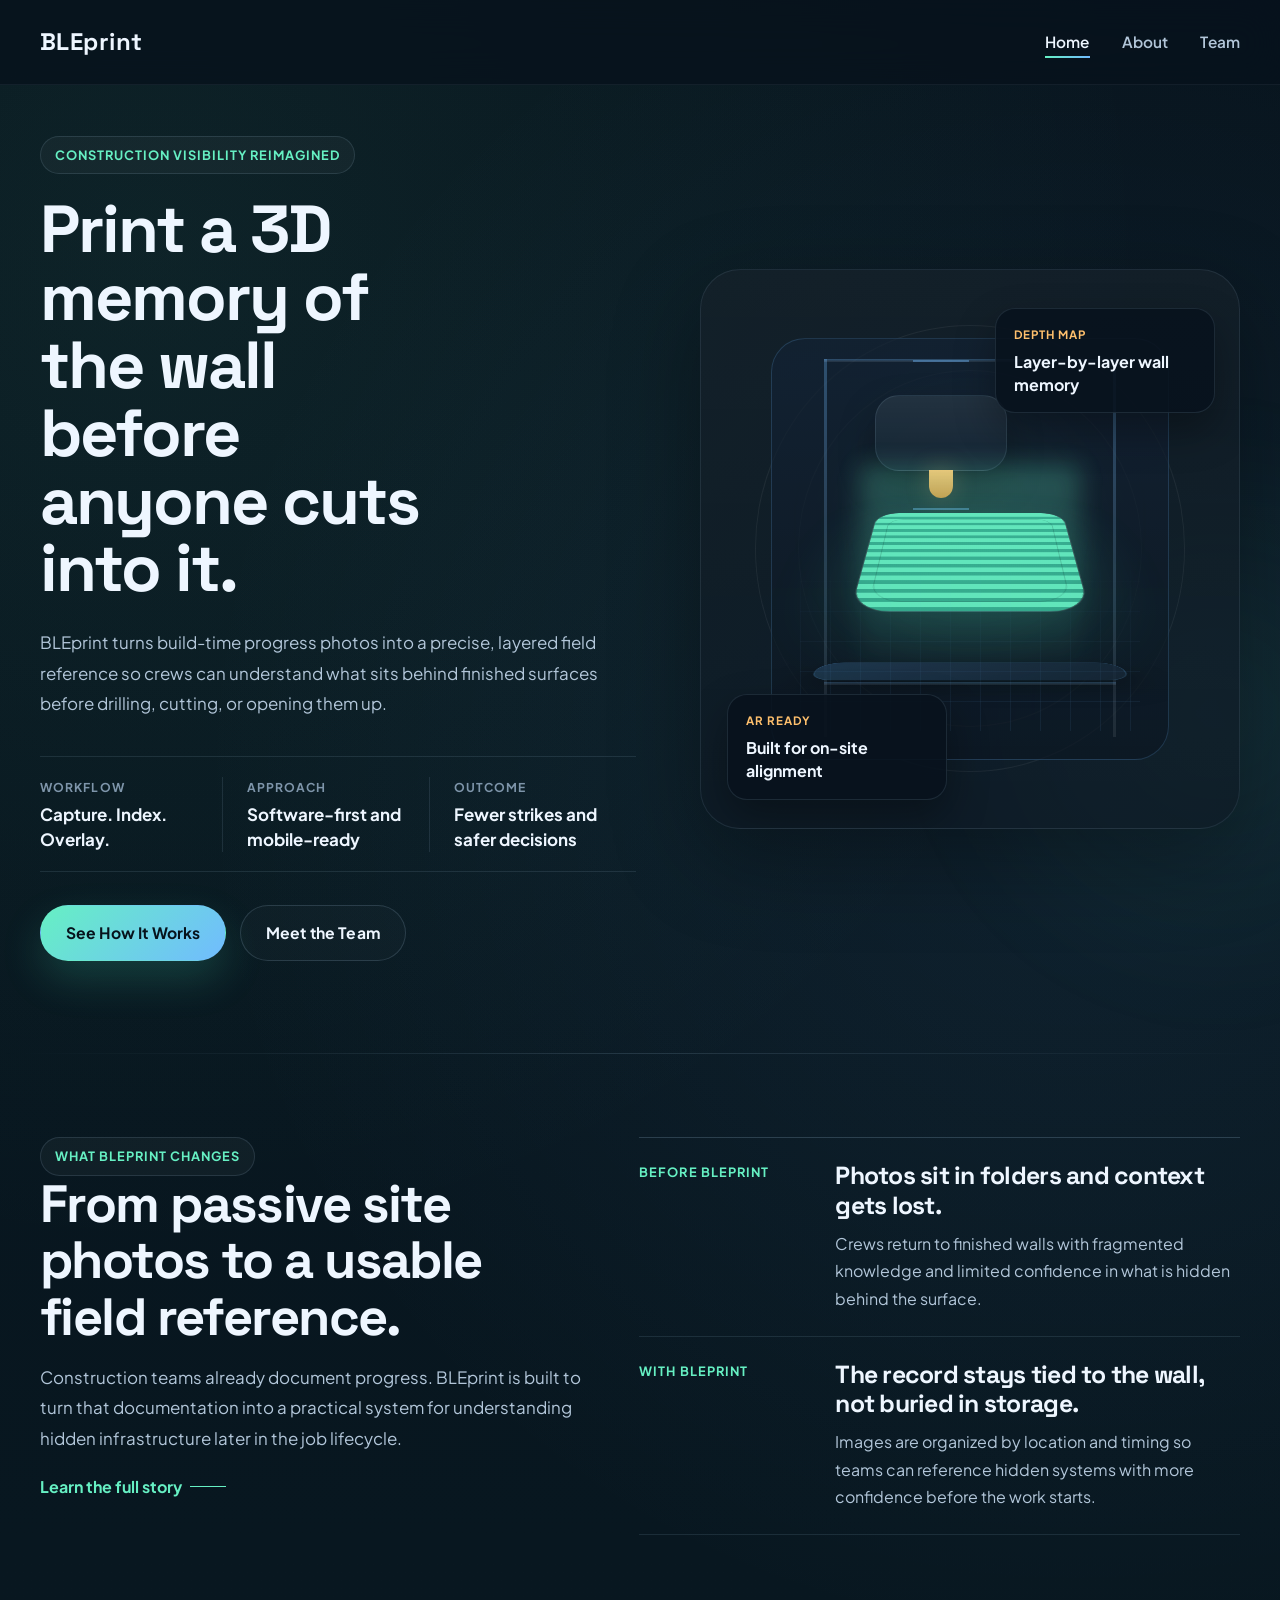
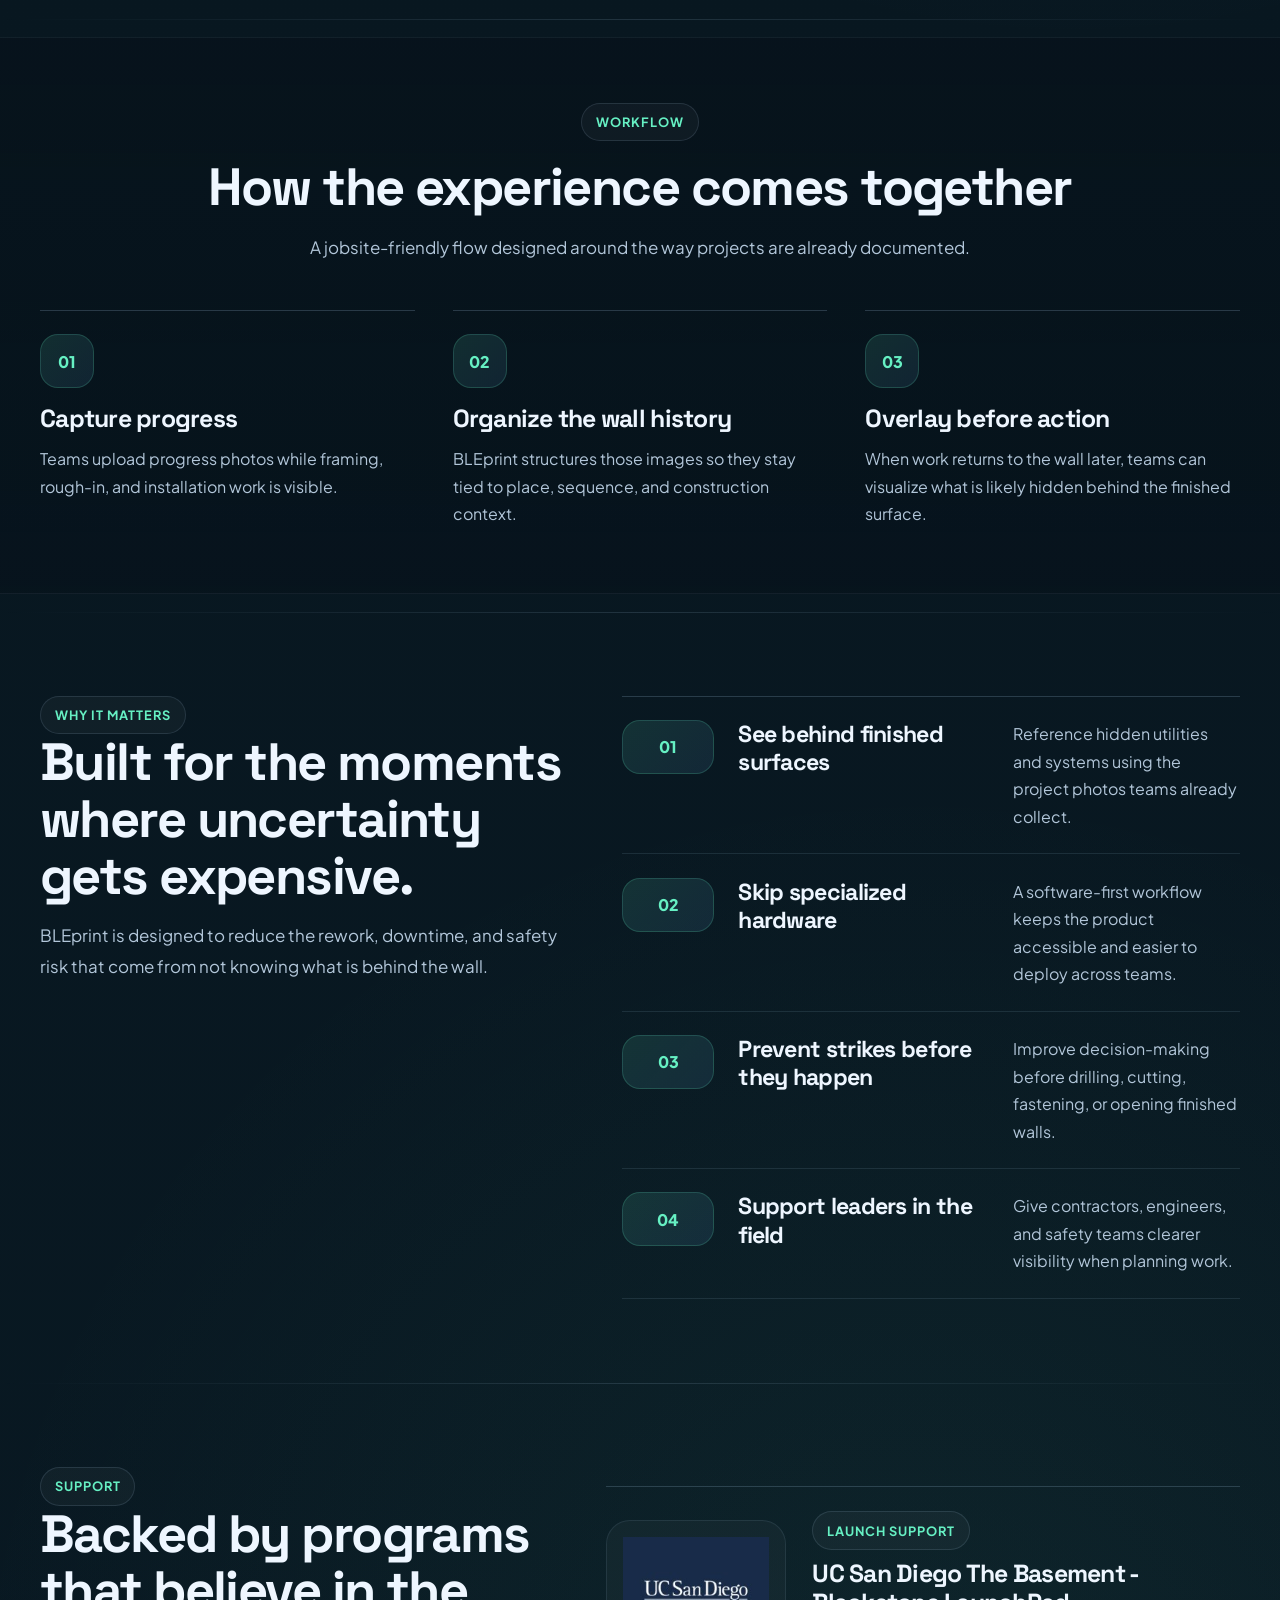
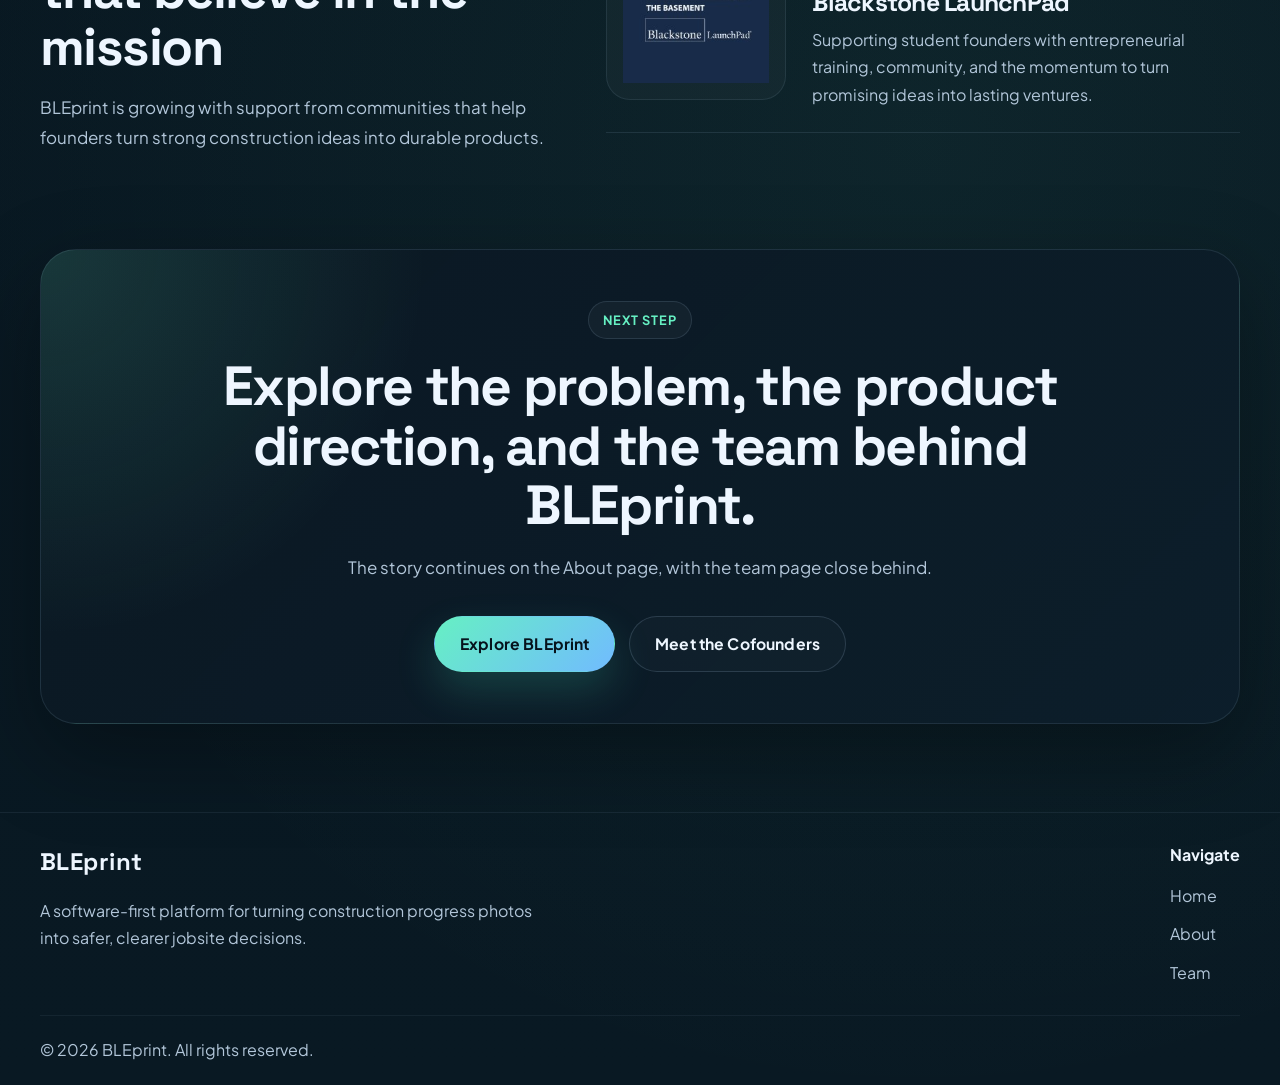
<file: index.html>
<!DOCTYPE html>
<html lang="en">
<head>
    <meta charset="UTF-8">
    <meta name="viewport" content="width=device-width, initial-scale=1.0">
    <title>BLEprint | 3D Jobsite Memory for Hidden Infrastructure</title>
    <link rel="preconnect" href="https://fonts.googleapis.com">
    <link rel="preconnect" href="https://fonts.gstatic.com" crossorigin>
    <link href="https://fonts.googleapis.com/css2?family=Plus+Jakarta+Sans:wght@400;500;600;700;800&family=Space+Grotesk:wght@500;700&display=swap" rel="stylesheet">
    <link rel="stylesheet" href="styles.css">
</head>
<body class="page page-home">
    <nav class="navbar">
        <div class="nav-container">
            <a href="index.html" class="logo">BLEprint</a>
            <ul class="nav-menu">
                <li><a href="index.html">Home</a></li>
                <li><a href="about.html">About</a></li>
                <li><a href="team.html">Team</a></li>
            </ul>
            <button class="hamburger" type="button" aria-label="Toggle navigation" aria-expanded="false">
                <span></span>
                <span></span>
                <span></span>
            </button>
        </div>
    </nav>

    <main>
        <section class="hero">
            <div class="container hero-grid">
                <div class="hero-content" data-reveal>
                    <p class="eyebrow">Construction visibility reimagined</p>
                    <h1 class="hero-title">Print a 3D memory of the wall before anyone cuts into it.</h1>
                    <p class="hero-subtitle">
                        BLEprint turns build-time progress photos into a precise, layered field reference so crews can understand what sits behind finished surfaces before drilling, cutting, or opening them up.
                    </p>
                    <div class="hero-stat-row">
                        <div class="hero-stat">
                            <span>Workflow</span>
                            <strong>Capture. Index. Overlay.</strong>
                        </div>
                        <div class="hero-stat">
                            <span>Approach</span>
                            <strong>Software-first and mobile-ready</strong>
                        </div>
                        <div class="hero-stat">
                            <span>Outcome</span>
                            <strong>Fewer strikes and safer decisions</strong>
                        </div>
                    </div>
                    <div class="hero-actions">
                        <a href="about.html" class="btn btn-primary">See How It Works</a>
                        <a href="team.html" class="btn btn-secondary">Meet the Team</a>
                    </div>
                </div>

                <div class="hero-visual" data-reveal>
                    <div class="printer-scene">
                        <div class="scene-glow"></div>
                        <div class="printer-orbit orbit-one"></div>
                        <div class="printer-orbit orbit-two"></div>
                        <div class="printer-frame">
                            <span class="frame-post post-left"></span>
                            <span class="frame-post post-right"></span>
                            <span class="frame-bar bar-top"></span>
                            <span class="frame-bar bar-bottom"></span>
                            <div class="printer-head">
                                <span class="printer-nozzle"></span>
                            </div>
                            <div class="scan-plane"></div>
                            <div class="printed-core">
                                <span class="core-outline"></span>
                            </div>
                            <div class="print-bed"></div>
                            <div class="printer-grid"></div>
                        </div>
                        <div class="hero-float-card card-top">
                            <span class="float-label">Depth Map</span>
                            <strong>Layer-by-layer wall memory</strong>
                        </div>
                        <div class="hero-float-card card-bottom">
                            <span class="float-label">AR Ready</span>
                            <strong>Built for on-site alignment</strong>
                        </div>
                    </div>
                </div>
            </div>
        </section>

        <section class="section-block">
            <div class="container insight-grid">
                <div class="section-copy" data-reveal>
                    <p class="eyebrow">What BLEprint changes</p>
                    <h2 class="section-title section-title-left">From passive site photos to a usable field reference.</h2>
                    <p class="section-subtitle section-subtitle-left">
                        Construction teams already document progress. BLEprint is built to turn that documentation into a practical system for understanding hidden infrastructure later in the job lifecycle.
                    </p>
                    <a href="about.html" class="text-link">Learn the full story</a>
                </div>
                <div class="comparison-rail" data-reveal>
                    <div class="comparison-row">
                        <div class="comparison-label">Before BLEprint</div>
                        <div class="comparison-copy">
                            <h3>Photos sit in folders and context gets lost.</h3>
                            <p>Crews return to finished walls with fragmented knowledge and limited confidence in what is hidden behind the surface.</p>
                        </div>
                    </div>
                    <div class="comparison-row">
                        <div class="comparison-label">With BLEprint</div>
                        <div class="comparison-copy">
                            <h3>The record stays tied to the wall, not buried in storage.</h3>
                            <p>Images are organized by location and timing so teams can reference hidden systems with more confidence before the work starts.</p>
                        </div>
                    </div>
                </div>
            </div>
        </section>

        <section class="section-block section-dark">
            <div class="container">
                <p class="eyebrow center">Workflow</p>
                <h2 class="section-title">How the experience comes together</h2>
                <p class="section-subtitle">
                    A jobsite-friendly flow designed around the way projects are already documented.
                </p>
                <div class="process-grid">
                    <article class="process-step" data-reveal>
                        <span class="process-number">01</span>
                        <h3>Capture progress</h3>
                        <p>Teams upload progress photos while framing, rough-in, and installation work is visible.</p>
                    </article>
                    <article class="process-step" data-reveal>
                        <span class="process-number">02</span>
                        <h3>Organize the wall history</h3>
                        <p>BLEprint structures those images so they stay tied to place, sequence, and construction context.</p>
                    </article>
                    <article class="process-step" data-reveal>
                        <span class="process-number">03</span>
                        <h3>Overlay before action</h3>
                        <p>When work returns to the wall later, teams can visualize what is likely hidden behind the finished surface.</p>
                    </article>
                </div>
            </div>
        </section>

        <section class="section-block">
            <div class="container feature-band">
                <div class="feature-band-intro" data-reveal>
                    <p class="eyebrow">Why it matters</p>
                    <h2 class="section-title section-title-left">Built for the moments where uncertainty gets expensive.</h2>
                    <p class="section-subtitle section-subtitle-left">
                        BLEprint is designed to reduce the rework, downtime, and safety risk that come from not knowing what is behind the wall.
                    </p>
                </div>
                <div class="feature-flow" data-reveal>
                    <div class="feature-line">
                        <span class="feature-kicker">01</span>
                        <h3>See behind finished surfaces</h3>
                        <p>Reference hidden utilities and systems using the project photos teams already collect.</p>
                    </div>
                    <div class="feature-line">
                        <span class="feature-kicker">02</span>
                        <h3>Skip specialized hardware</h3>
                        <p>A software-first workflow keeps the product accessible and easier to deploy across teams.</p>
                    </div>
                    <div class="feature-line">
                        <span class="feature-kicker">03</span>
                        <h3>Prevent strikes before they happen</h3>
                        <p>Improve decision-making before drilling, cutting, fastening, or opening finished walls.</p>
                    </div>
                    <div class="feature-line">
                        <span class="feature-kicker">04</span>
                        <h3>Support leaders in the field</h3>
                        <p>Give contractors, engineers, and safety teams clearer visibility when planning work.</p>
                    </div>
                </div>
            </div>
        </section>

        <section class="section-block">
            <div class="container support-strip" data-reveal>
                <div class="support-copy">
                    <p class="eyebrow">Support</p>
                    <h2 class="section-title section-title-left">Backed by programs that believe in the mission</h2>
                    <p class="section-subtitle section-subtitle-left">
                        BLEprint is growing with support from communities that help founders turn strong construction ideas into durable products.
                    </p>
                </div>
                <article class="support-partner">
                    <div class="support-logo">
                        <img src="Images/the_basement_uc_san_diego_logo.jpg" alt="UC San Diego The Basement Blackstone LaunchPad">
                    </div>
                    <div class="support-text">
                        <span class="support-tag">Launch support</span>
                        <h3>UC San Diego The Basement - Blackstone LaunchPad</h3>
                        <p>Supporting student founders with entrepreneurial training, community, and the momentum to turn promising ideas into lasting ventures.</p>
                    </div>
                </article>
            </div>
        </section>

        <section class="cta">
            <div class="container cta-shell" data-reveal>
                <p class="eyebrow center">Next step</p>
                <h2 class="cta-title">Explore the problem, the product direction, and the team behind BLEprint.</h2>
                <p class="cta-subtitle">The story continues on the About page, with the team page close behind.</p>
                <div class="cta-actions">
                    <a href="about.html" class="btn btn-primary">Explore BLEprint</a>
                    <a href="team.html" class="btn btn-secondary">Meet the Cofounders</a>
                </div>
            </div>
        </section>
    </main>

    <footer class="footer">
        <div class="container footer-shell">
            <div class="footer-brand">
                <a href="index.html" class="logo footer-logo">BLEprint</a>
                <p>
                    A software-first platform for turning construction progress photos into safer, clearer jobsite decisions.
                </p>
            </div>
            <div class="footer-nav-group">
                <h4>Navigate</h4>
                <ul class="footer-links">
                    <li><a href="index.html">Home</a></li>
                    <li><a href="about.html">About</a></li>
                    <li><a href="team.html">Team</a></li>
                </ul>
            </div>
        </div>
        <div class="container footer-bottom">
            <p>&copy; <span class="current-year">2026</span> BLEprint. All rights reserved.</p>
        </div>
    </footer>

    <script src="script.js"></script>
</body>
</html>
</file>
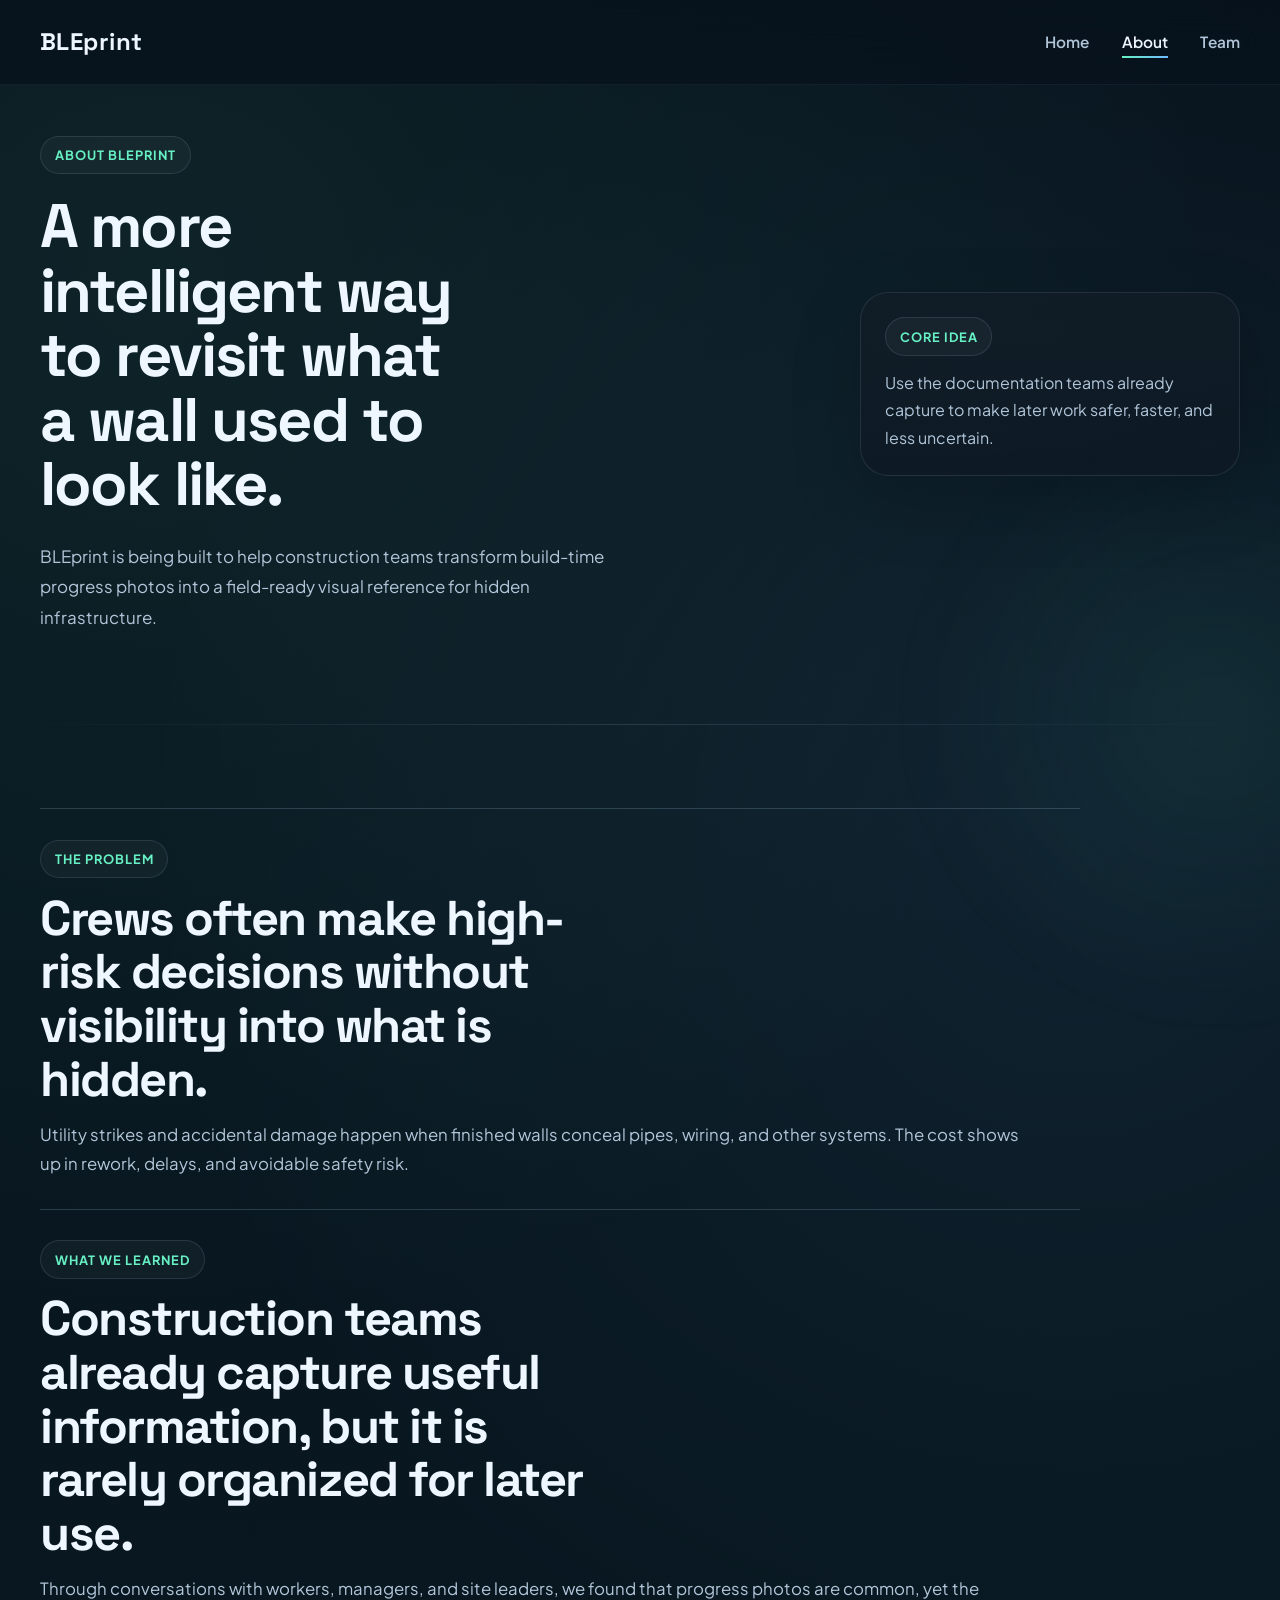
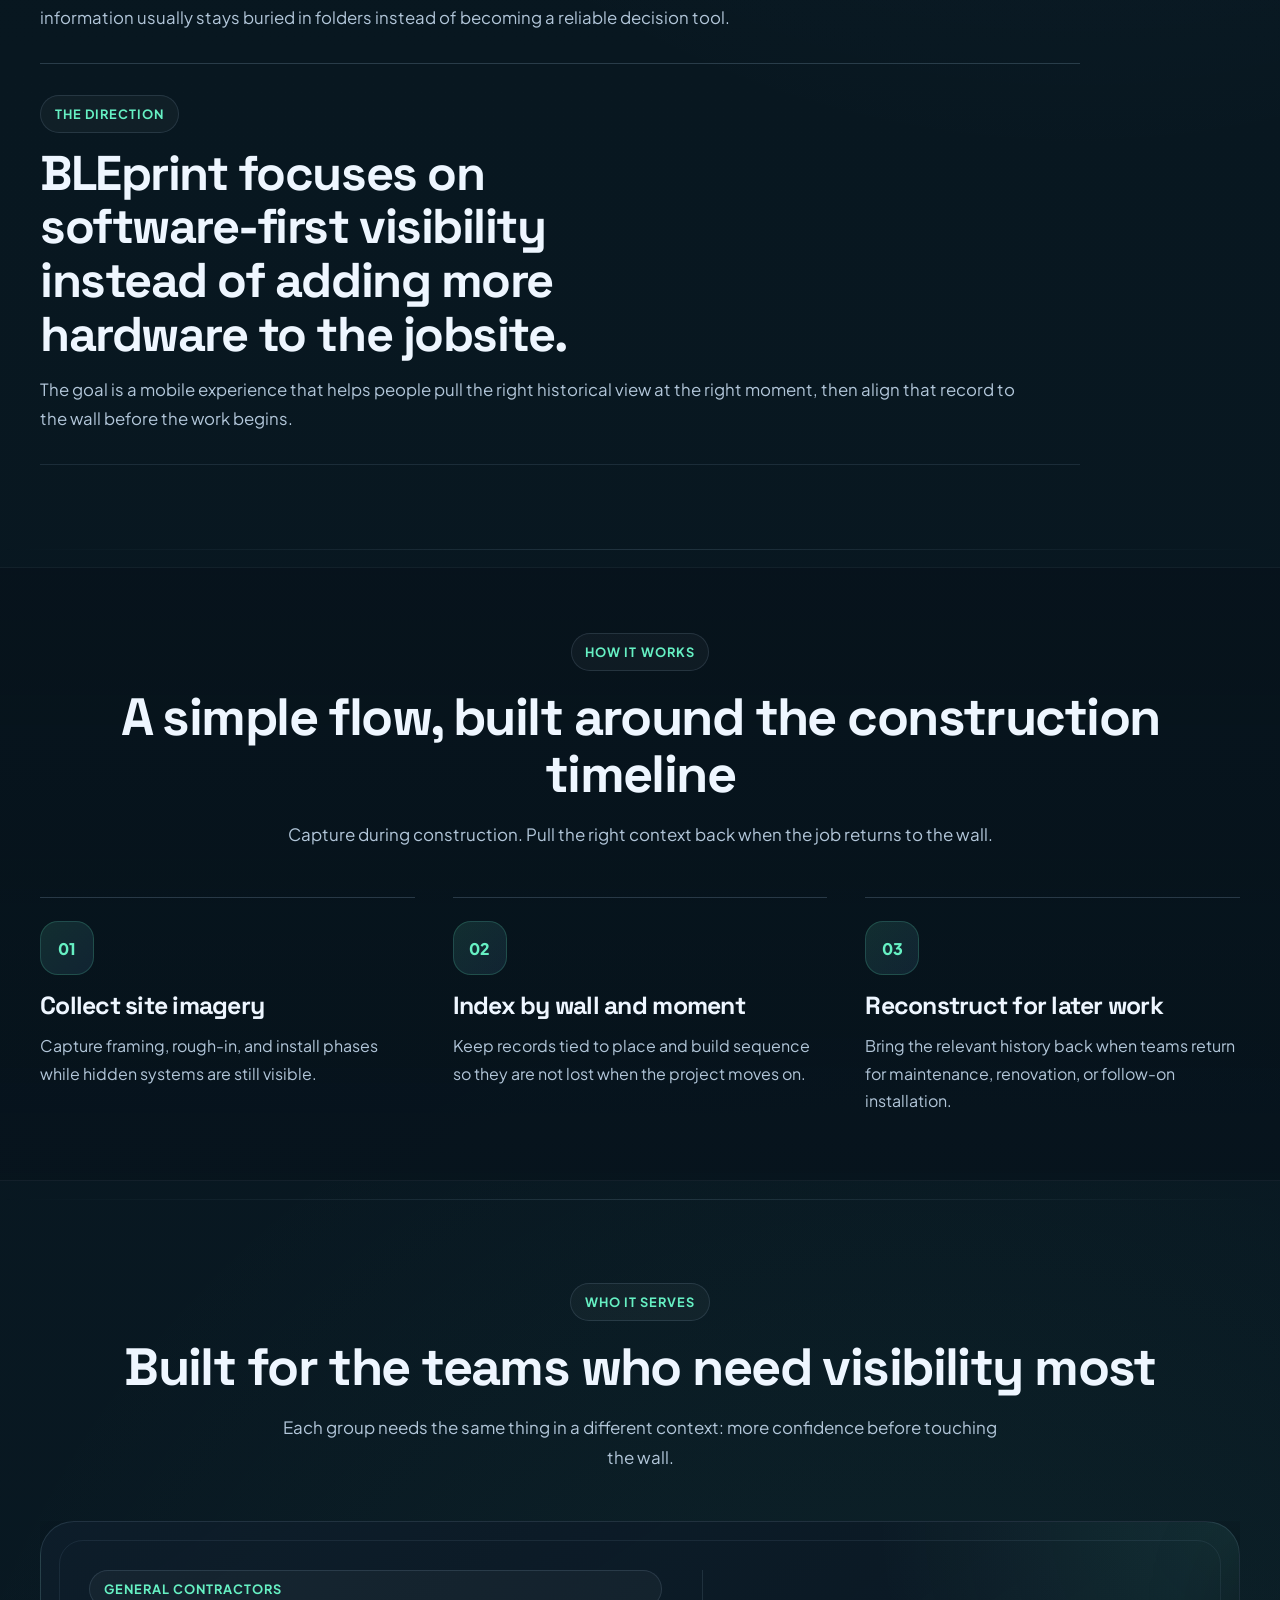
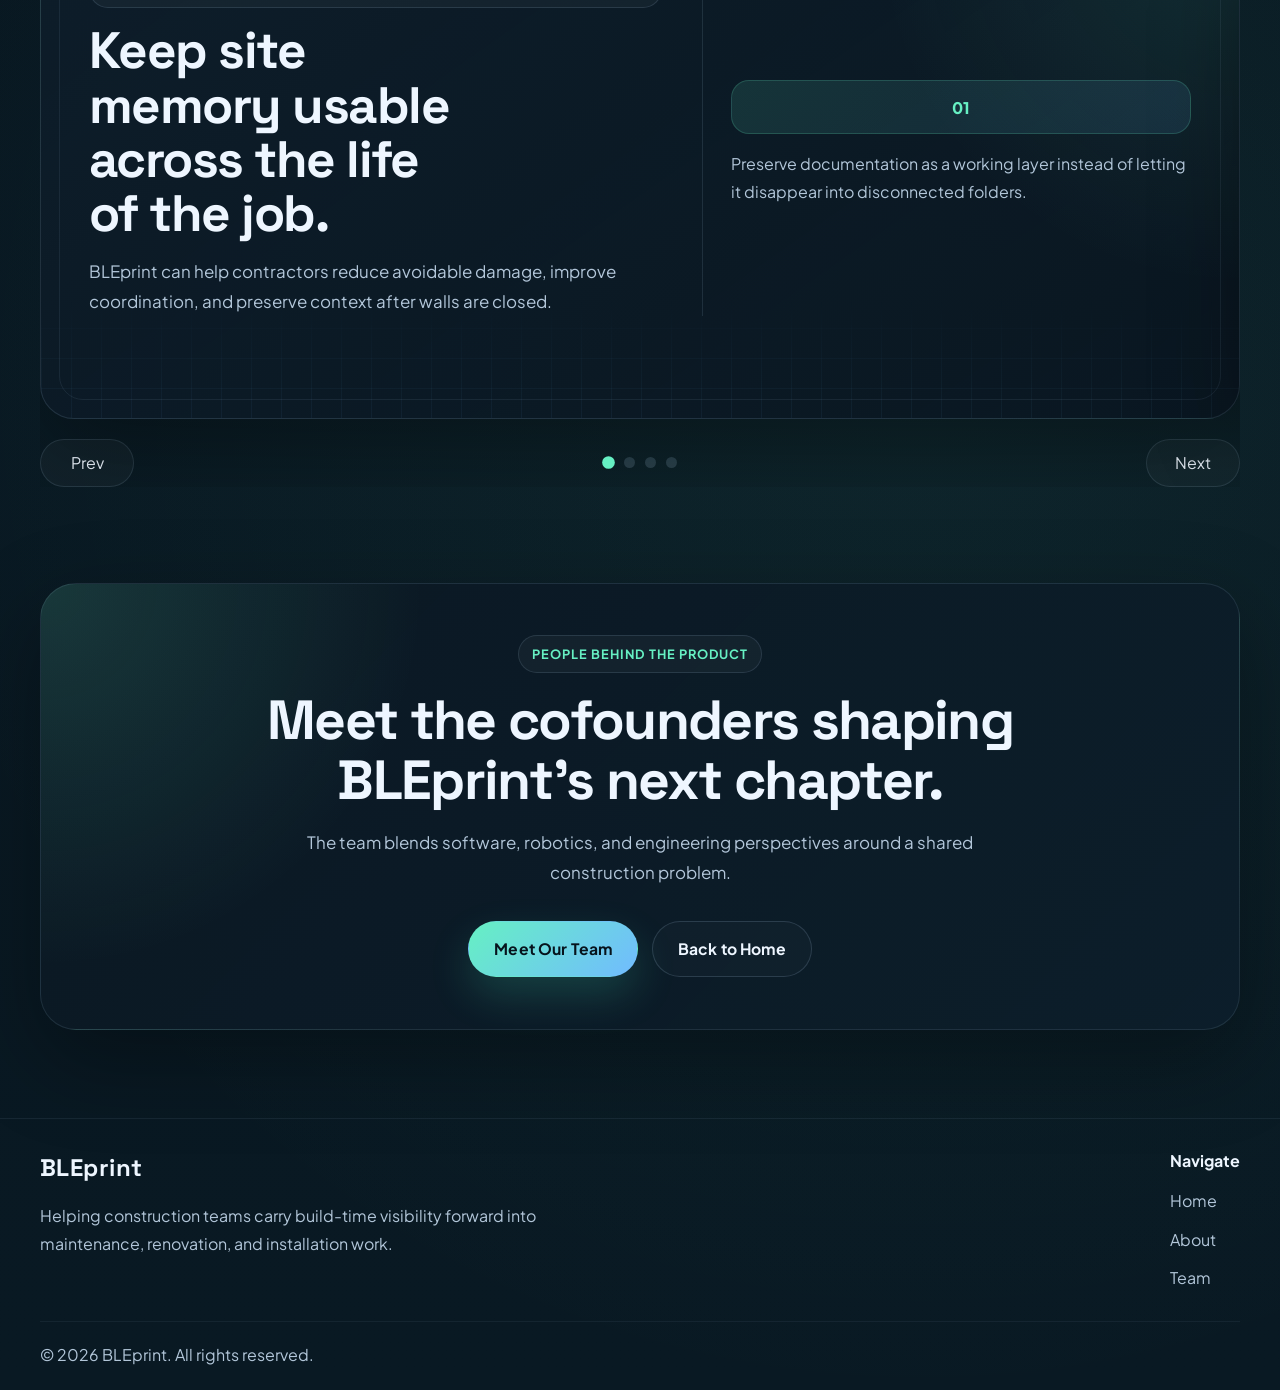
<file: about.html>
<!DOCTYPE html>
<html lang="en">
<head>
    <meta charset="UTF-8">
    <meta name="viewport" content="width=device-width, initial-scale=1.0">
    <title>About BLEprint | Construction Visibility Software</title>
    <link rel="preconnect" href="https://fonts.googleapis.com">
    <link rel="preconnect" href="https://fonts.gstatic.com" crossorigin>
    <link href="https://fonts.googleapis.com/css2?family=Plus+Jakarta+Sans:wght@400;500;600;700;800&family=Space+Grotesk:wght@500;700&display=swap" rel="stylesheet">
    <link rel="stylesheet" href="styles.css">
</head>
<body class="page page-about">
    <nav class="navbar">
        <div class="nav-container">
            <a href="index.html" class="logo">BLEprint</a>
            <ul class="nav-menu">
                <li><a href="index.html">Home</a></li>
                <li><a href="about.html">About</a></li>
                <li><a href="team.html">Team</a></li>
            </ul>
            <button class="hamburger" type="button" aria-label="Toggle navigation" aria-expanded="false">
                <span></span>
                <span></span>
                <span></span>
            </button>
        </div>
    </nav>

    <main>
        <section class="page-hero">
            <div class="container page-hero-grid">
                <div class="page-hero-copy" data-reveal>
                    <p class="eyebrow">About BLEprint</p>
                    <h1 class="page-hero-title">A more intelligent way to revisit what a wall used to look like.</h1>
                    <p class="page-hero-subtitle">
                        BLEprint is being built to help construction teams transform build-time progress photos into a field-ready visual reference for hidden infrastructure.
                    </p>
                </div>
                <div class="page-hero-aside" data-reveal>
                    <div class="page-hero-note">
                        <span class="aside-label">Core idea</span>
                        <p>Use the documentation teams already capture to make later work safer, faster, and less uncertain.</p>
                    </div>
                </div>
            </div>
        </section>

        <section class="section-block">
            <div class="container story-stack">
                <article class="story-entry" data-reveal>
                    <span class="story-tag">The problem</span>
                    <h2>Crews often make high-risk decisions without visibility into what is hidden.</h2>
                    <p>
                        Utility strikes and accidental damage happen when finished walls conceal pipes, wiring, and other systems. The cost shows up in rework, delays, and avoidable safety risk.
                    </p>
                </article>

                <article class="story-entry" data-reveal>
                    <span class="story-tag">What we learned</span>
                    <h2>Construction teams already capture useful information, but it is rarely organized for later use.</h2>
                    <p>
                        Through conversations with workers, managers, and site leaders, we found that progress photos are common, yet the information usually stays buried in folders instead of becoming a reliable decision tool.
                    </p>
                </article>

                <article class="story-entry" data-reveal>
                    <span class="story-tag">The direction</span>
                    <h2>BLEprint focuses on software-first visibility instead of adding more hardware to the jobsite.</h2>
                    <p>
                        The goal is a mobile experience that helps people pull the right historical view at the right moment, then align that record to the wall before the work begins.
                    </p>
                </article>
            </div>
        </section>

        <section class="section-block section-dark">
            <div class="container">
                <p class="eyebrow center">How it works</p>
                <h2 class="section-title">A simple flow, built around the construction timeline</h2>
                <p class="section-subtitle">
                    Capture during construction. Pull the right context back when the job returns to the wall.
                </p>
                <div class="process-grid">
                    <article class="process-step" data-reveal>
                        <span class="process-number">01</span>
                        <h3>Collect site imagery</h3>
                        <p>Capture framing, rough-in, and install phases while hidden systems are still visible.</p>
                    </article>
                    <article class="process-step" data-reveal>
                        <span class="process-number">02</span>
                        <h3>Index by wall and moment</h3>
                        <p>Keep records tied to place and build sequence so they are not lost when the project moves on.</p>
                    </article>
                    <article class="process-step" data-reveal>
                        <span class="process-number">03</span>
                        <h3>Reconstruct for later work</h3>
                        <p>Bring the relevant history back when teams return for maintenance, renovation, or follow-on installation.</p>
                    </article>
                </div>
            </div>
        </section>

        <section class="section-block">
            <div class="container">
                <p class="eyebrow center">Who it serves</p>
                <h2 class="section-title">Built for the teams who need visibility most</h2>
                <p class="section-subtitle">
                    Each group needs the same thing in a different context: more confidence before touching the wall.
                </p>

                <div class="carousel-shell" data-carousel data-reveal>
                    <div class="carousel-track">
                        <article class="carousel-card carousel-slide">
                            <div class="carousel-grid">
                                <div class="carousel-copy">
                                    <span class="carousel-label">General Contractors</span>
                                    <h3>Keep site memory usable across the life of the job.</h3>
                                    <p>BLEprint can help contractors reduce avoidable damage, improve coordination, and preserve context after walls are closed.</p>
                                </div>
                                <div class="carousel-side">
                                    <span class="carousel-index">01</span>
                                    <p>Preserve documentation as a working layer instead of letting it disappear into disconnected folders.</p>
                                </div>
                            </div>
                        </article>

                        <article class="carousel-card carousel-slide">
                            <div class="carousel-grid">
                                <div class="carousel-copy">
                                    <span class="carousel-label">Specialty Trades</span>
                                    <h3>Work with a clearer picture of hidden systems.</h3>
                                    <p>Electrical, plumbing, and HVAC teams benefit from a better reference before drilling, fastening, or opening finished surfaces.</p>
                                </div>
                                <div class="carousel-side">
                                    <span class="carousel-index">02</span>
                                    <p>Reduce uncertainty when the next action depends on what is likely sitting behind the wall.</p>
                                </div>
                            </div>
                        </article>

                        <article class="carousel-card carousel-slide">
                            <div class="carousel-grid">
                                <div class="carousel-copy">
                                    <span class="carousel-label">Project Engineers</span>
                                    <h3>Turn documentation into a more useful decision layer.</h3>
                                    <p>Progress records become more actionable when they can be revisited in context instead of living as disconnected images.</p>
                                </div>
                                <div class="carousel-side">
                                    <span class="carousel-index">03</span>
                                    <p>Support planning, coordination, and site review with a clearer reconstruction of earlier build conditions.</p>
                                </div>
                            </div>
                        </article>

                        <article class="carousel-card carousel-slide">
                            <div class="carousel-grid">
                                <div class="carousel-copy">
                                    <span class="carousel-label">Safety Managers</span>
                                    <h3>Plan higher-risk work with more visibility.</h3>
                                    <p>Better context before the work starts can support safer execution and reduce accidental strikes that disrupt the project.</p>
                                </div>
                                <div class="carousel-side">
                                    <span class="carousel-index">04</span>
                                    <p>Use the site’s visual memory to improve the quality of pre-task review before crews commit to the work.</p>
                                </div>
                            </div>
                        </article>
                    </div>

                    <div class="carousel-controls">
                        <button type="button" class="carousel-button" data-carousel-prev aria-label="Previous slide">Prev</button>
                        <div class="carousel-dots" data-carousel-dots aria-label="Carousel pagination"></div>
                        <button type="button" class="carousel-button" data-carousel-next aria-label="Next slide">Next</button>
                    </div>
                </div>
            </div>
        </section>

        <section class="cta">
            <div class="container cta-shell" data-reveal>
                <p class="eyebrow center">People behind the product</p>
                <h2 class="cta-title">Meet the cofounders shaping BLEprint's next chapter.</h2>
                <p class="cta-subtitle">The team blends software, robotics, and engineering perspectives around a shared construction problem.</p>
                <div class="cta-actions">
                    <a href="team.html" class="btn btn-primary">Meet Our Team</a>
                    <a href="index.html" class="btn btn-secondary">Back to Home</a>
                </div>
            </div>
        </section>
    </main>

    <footer class="footer">
        <div class="container footer-shell">
            <div class="footer-brand">
                <a href="index.html" class="logo footer-logo">BLEprint</a>
                <p>
                    Helping construction teams carry build-time visibility forward into maintenance, renovation, and installation work.
                </p>
            </div>
            <div class="footer-nav-group">
                <h4>Navigate</h4>
                <ul class="footer-links">
                    <li><a href="index.html">Home</a></li>
                    <li><a href="about.html">About</a></li>
                    <li><a href="team.html">Team</a></li>
                </ul>
            </div>
        </div>
        <div class="container footer-bottom">
            <p>&copy; <span class="current-year">2026</span> BLEprint. All rights reserved.</p>
        </div>
    </footer>

    <script src="script.js"></script>
</body>
</html>
</file>
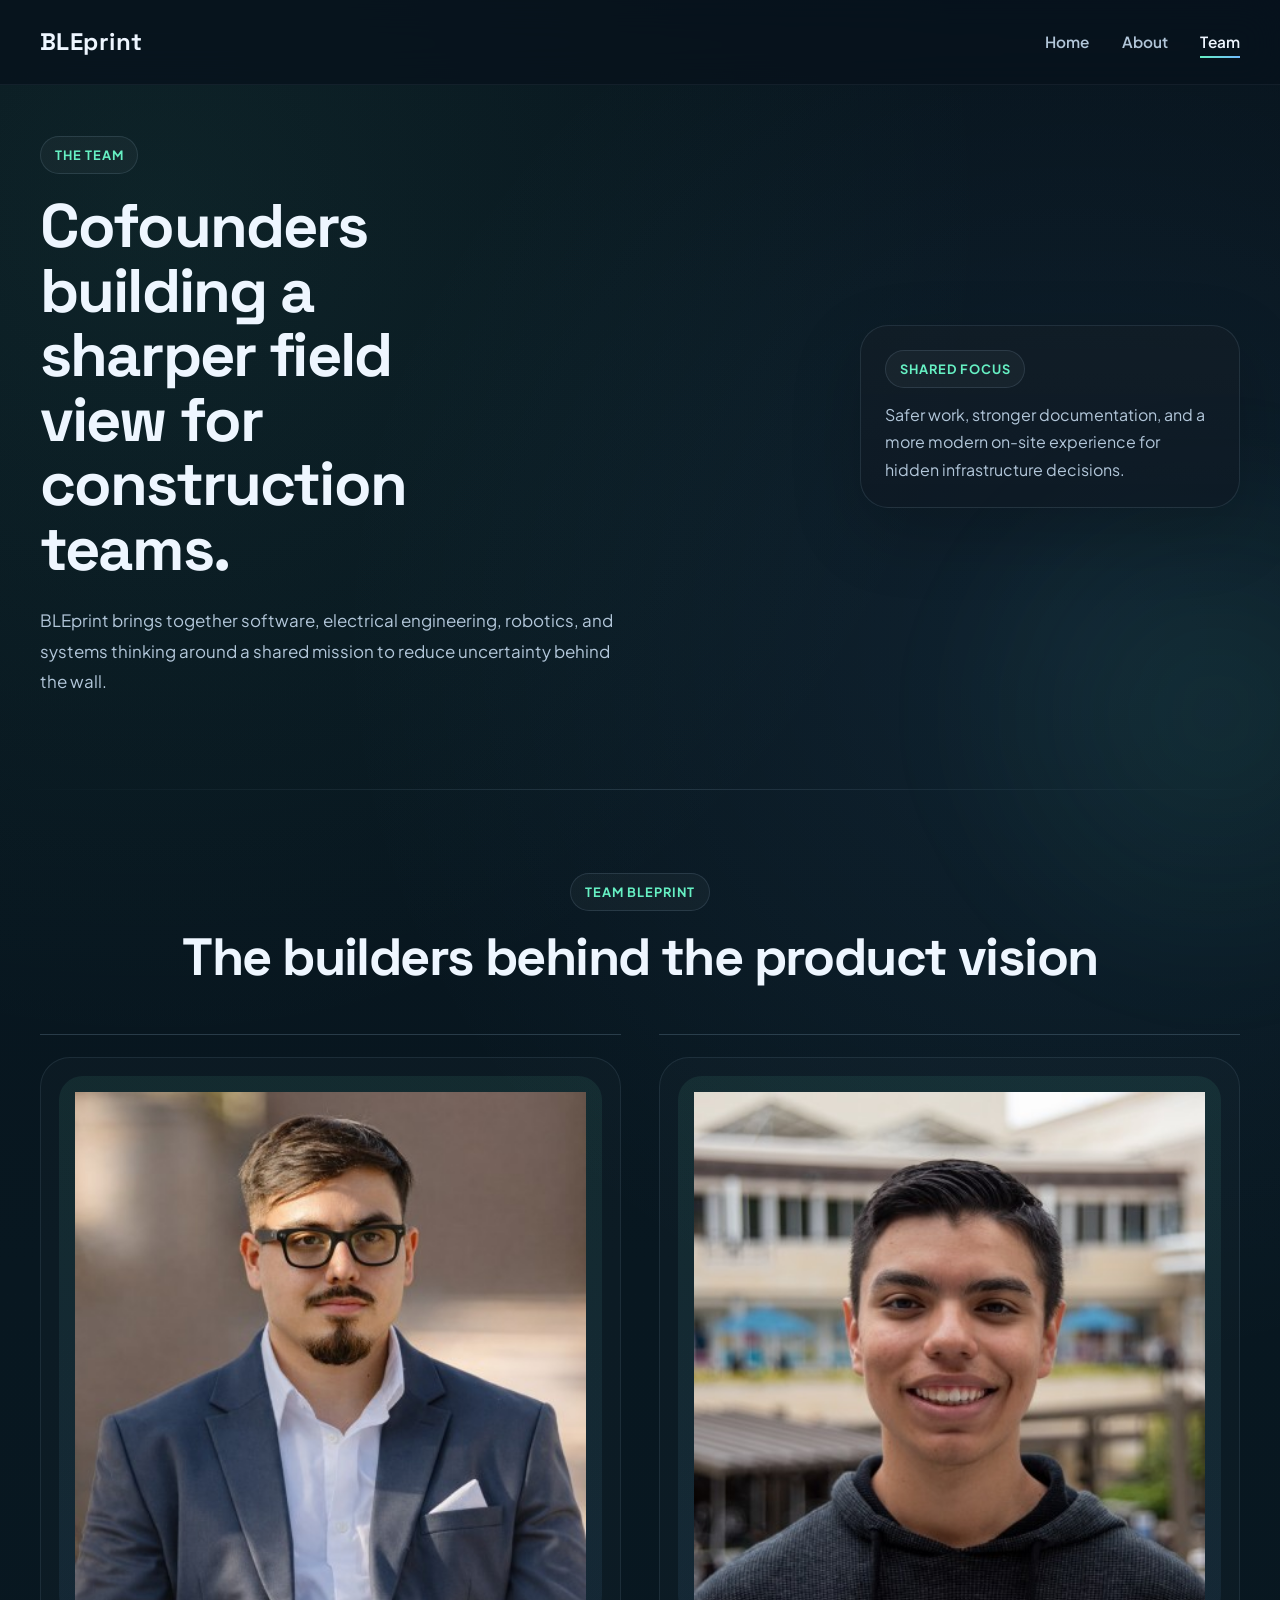
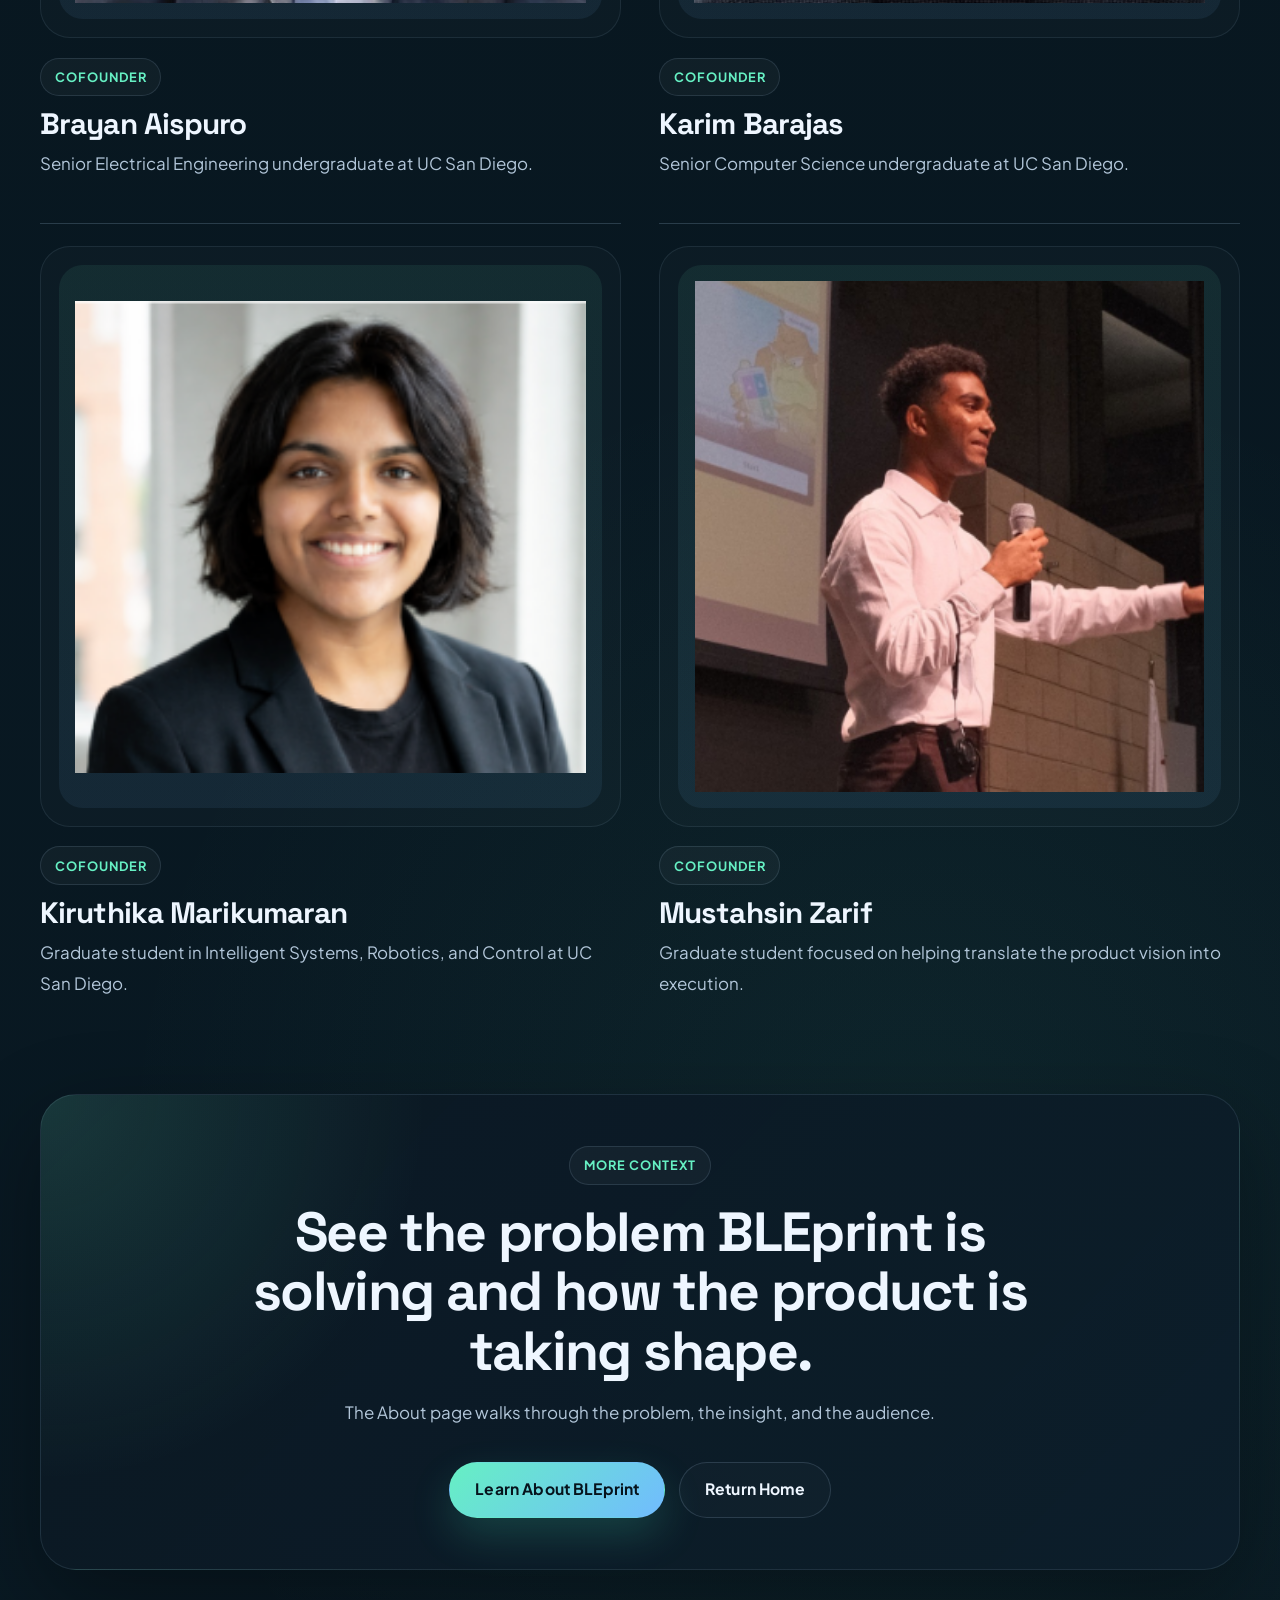
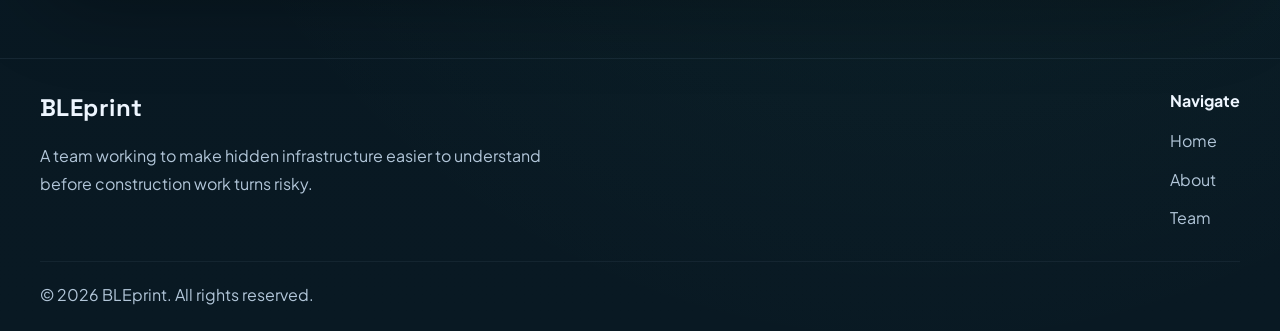
<file: team.html>
<!DOCTYPE html>
<html lang="en">
<head>
    <meta charset="UTF-8">
    <meta name="viewport" content="width=device-width, initial-scale=1.0">
    <title>Team BLEprint</title>
    <link rel="preconnect" href="https://fonts.googleapis.com">
    <link rel="preconnect" href="https://fonts.gstatic.com" crossorigin>
    <link href="https://fonts.googleapis.com/css2?family=Plus+Jakarta+Sans:wght@400;500;600;700;800&family=Space+Grotesk:wght@500;700&display=swap" rel="stylesheet">
    <link rel="stylesheet" href="styles.css">
</head>
<body class="page page-team">
    <nav class="navbar">
        <div class="nav-container">
            <a href="index.html" class="logo">BLEprint</a>
            <ul class="nav-menu">
                <li><a href="index.html">Home</a></li>
                <li><a href="about.html">About</a></li>
                <li><a href="team.html">Team</a></li>
            </ul>
            <button class="hamburger" type="button" aria-label="Toggle navigation" aria-expanded="false">
                <span></span>
                <span></span>
                <span></span>
            </button>
        </div>
    </nav>

    <main>
        <section class="page-hero">
            <div class="container page-hero-grid">
                <div class="page-hero-copy" data-reveal>
                    <p class="eyebrow">The team</p>
                    <h1 class="page-hero-title">Cofounders building a sharper field view for construction teams.</h1>
                    <p class="page-hero-subtitle">
                        BLEprint brings together software, electrical engineering, robotics, and systems thinking around a shared mission to reduce uncertainty behind the wall.
                    </p>
                </div>
                <div class="page-hero-aside" data-reveal>
                    <div class="page-hero-note">
                        <span class="aside-label">Shared focus</span>
                        <p>Safer work, stronger documentation, and a more modern on-site experience for hidden infrastructure decisions.</p>
                    </div>
                </div>
            </div>
        </section>

        <section class="section-block">
            <div class="container">
                <p class="eyebrow center">Team BLEprint</p>
                <h2 class="section-title">The builders behind the product vision</h2>
                <div class="team-grid">
                    <article class="team-member" data-reveal>
                        <div class="team-frame">
                            <div class="team-image">
                                <img src="Images/BLEprint_Bray.jpg" alt="Brayan Aispuro">
                            </div>
                        </div>
                        <div class="team-info">
                            <span class="story-tag">Cofounder</span>
                            <h3>Brayan Aispuro</h3>
                            <p class="team-description">Senior Electrical Engineering undergraduate at UC San Diego.</p>
                        </div>
                    </article>

                    <article class="team-member" data-reveal>
                        <div class="team-frame">
                            <div class="team-image">
                                <img src="Images/BLEprint_Karim.jpg" alt="Karim Barajas">
                            </div>
                        </div>
                        <div class="team-info">
                            <span class="story-tag">Cofounder</span>
                            <h3>Karim Barajas</h3>
                            <p class="team-description">Senior Computer Science undergraduate at UC San Diego.</p>
                        </div>
                    </article>

                    <article class="team-member" data-reveal>
                        <div class="team-frame">
                            <div class="team-image">
                                <img src="Images/BLEprint_Kiru.png" alt="Kiruthika Marikumaran">
                            </div>
                        </div>
                        <div class="team-info">
                            <span class="story-tag">Cofounder</span>
                            <h3>Kiruthika Marikumaran</h3>
                            <p class="team-description">Graduate student in Intelligent Systems, Robotics, and Control at UC San Diego.</p>
                        </div>
                    </article>

                    <article class="team-member" data-reveal>
                        <div class="team-frame">
                            <div class="team-image">
                                <img src="Images/BLEprint_Zarif.png" alt="Mustahsin Zarif">
                            </div>
                        </div>
                        <div class="team-info">
                            <span class="story-tag">Cofounder</span>
                            <h3>Mustahsin Zarif</h3>
                            <p class="team-description">Graduate student focused on helping translate the product vision into execution.</p>
                        </div>
                    </article>
                </div>
            </div>
        </section>

        <section class="cta">
            <div class="container cta-shell" data-reveal>
                <p class="eyebrow center">More context</p>
                <h2 class="cta-title">See the problem BLEprint is solving and how the product is taking shape.</h2>
                <p class="cta-subtitle">The About page walks through the problem, the insight, and the audience.</p>
                <div class="cta-actions">
                    <a href="about.html" class="btn btn-primary">Learn About BLEprint</a>
                    <a href="index.html" class="btn btn-secondary">Return Home</a>
                </div>
            </div>
        </section>
    </main>

    <footer class="footer">
        <div class="container footer-shell">
            <div class="footer-brand">
                <a href="index.html" class="logo footer-logo">BLEprint</a>
                <p>
                    A team working to make hidden infrastructure easier to understand before construction work turns risky.
                </p>
            </div>
            <div class="footer-nav-group">
                <h4>Navigate</h4>
                <ul class="footer-links">
                    <li><a href="index.html">Home</a></li>
                    <li><a href="about.html">About</a></li>
                    <li><a href="team.html">Team</a></li>
                </ul>
            </div>
        </div>
        <div class="container footer-bottom">
            <p>&copy; <span class="current-year">2026</span> BLEprint. All rights reserved.</p>
        </div>
    </footer>

    <script src="script.js"></script>
</body>
</html>
</file>
<file: styles.css>
* {
    margin: 0;
    padding: 0;
    box-sizing: border-box;
}

:root {
    --bg: #07131c;
    --bg-deep: #091821;
    --bg-soft: #0d1e2a;
    --bg-panel: rgba(12, 27, 39, 0.72);
    --bg-panel-strong: rgba(9, 20, 31, 0.88);
    --line: rgba(148, 180, 204, 0.14);
    --line-strong: rgba(148, 180, 204, 0.24);
    --text-primary: #eef6ff;
    --text-secondary: #b2c6d9;
    --text-tertiary: #7e95aa;
    --accent: #66f0c3;
    --accent-strong: #41d8ae;
    --accent-blue: #71bbff;
    --accent-amber: #ffc06d;
    --max-width: 1200px;
    --radius-lg: 34px;
    --radius-md: 24px;
    --radius-sm: 16px;
    --shadow-soft: 0 24px 70px rgba(0, 0, 0, 0.18);
    --shadow-panel: 0 30px 90px rgba(0, 0, 0, 0.32);
}

html {
    scroll-behavior: smooth;
}

body {
    min-height: 100vh;
    font-family: "Plus Jakarta Sans", Arial, sans-serif;
    font-size: 16px;
    line-height: 1.72;
    color: var(--text-primary);
    background:
        radial-gradient(circle at 12% 6%, rgba(102, 240, 195, 0.07), transparent 24%),
        radial-gradient(circle at 84% 18%, rgba(113, 187, 255, 0.08), transparent 24%),
        radial-gradient(circle at 72% 78%, rgba(102, 240, 195, 0.06), transparent 28%),
        linear-gradient(180deg, #07131c 0%, #081720 36%, #091923 100%);
    overflow-x: hidden;
}

body::before {
    content: "";
    position: fixed;
    inset: 0;
    background-image:
        linear-gradient(rgba(255, 255, 255, 0.018) 1px, transparent 1px),
        linear-gradient(90deg, rgba(255, 255, 255, 0.018) 1px, transparent 1px);
    background-size: 76px 76px;
    pointer-events: none;
    opacity: 0.28;
    z-index: -1;
}

body::after {
    content: "";
    position: fixed;
    inset: auto -18% -12% auto;
    width: 46vw;
    height: 46vw;
    border-radius: 50%;
    background: radial-gradient(circle, rgba(71, 214, 177, 0.08), transparent 72%);
    filter: blur(40px);
    pointer-events: none;
    z-index: -1;
}

img {
    display: block;
    max-width: 100%;
}

a {
    color: inherit;
}

button {
    font: inherit;
}

p {
    color: var(--text-secondary);
}

.container {
    width: min(var(--max-width), calc(100% - 40px));
    margin: 0 auto;
}

.navbar {
    position: fixed;
    inset: 0 0 auto;
    z-index: 1000;
    background: rgba(7, 18, 28, 0.76);
    border-bottom: 1px solid rgba(148, 180, 204, 0.08);
    backdrop-filter: blur(18px);
    transition: background 0.25s ease, border-color 0.25s ease, box-shadow 0.25s ease;
}

.navbar.scrolled {
    background: rgba(7, 18, 28, 0.94);
    border-color: rgba(148, 180, 204, 0.14);
    box-shadow: 0 16px 40px rgba(0, 0, 0, 0.26);
}

.nav-container {
    width: min(var(--max-width), calc(100% - 40px));
    margin: 0 auto;
    min-height: 84px;
    display: flex;
    align-items: center;
    justify-content: space-between;
    gap: 24px;
}

.logo {
    font-family: "Space Grotesk", Arial, sans-serif;
    font-size: 1.5rem;
    font-weight: 700;
    letter-spacing: 0.02em;
    text-decoration: none;
    color: var(--text-primary);
}

.nav-menu {
    display: flex;
    align-items: center;
    list-style: none;
    gap: 2rem;
}

.nav-menu a {
    position: relative;
    font-size: 0.96rem;
    font-weight: 600;
    letter-spacing: 0.01em;
    text-decoration: none;
    color: var(--text-secondary);
    transition: color 0.2s ease;
}

.nav-menu a::after {
    content: "";
    position: absolute;
    left: 0;
    bottom: -0.45rem;
    width: 100%;
    height: 2px;
    background: linear-gradient(90deg, var(--accent), var(--accent-blue));
    transform: scaleX(0);
    transform-origin: left;
    transition: transform 0.2s ease;
}

.nav-menu a:hover,
.nav-menu a.is-current {
    color: var(--text-primary);
}

.nav-menu a:hover::after,
.nav-menu a.is-current::after {
    transform: scaleX(1);
}

.hamburger {
    display: none;
    width: 48px;
    height: 48px;
    border: 1px solid rgba(148, 180, 204, 0.16);
    border-radius: 15px;
    background: rgba(255, 255, 255, 0.03);
    align-items: center;
    justify-content: center;
    flex-direction: column;
    gap: 5px;
    cursor: pointer;
}

.hamburger span {
    width: 18px;
    height: 2px;
    border-radius: 999px;
    background: var(--text-primary);
    transition: transform 0.25s ease, opacity 0.25s ease;
}

.hero,
.page-hero {
    position: relative;
    padding: 136px 0 92px;
}

.hero-grid,
.page-hero-grid {
    display: grid;
    grid-template-columns: minmax(0, 1.05fr) minmax(360px, 0.95fr);
    gap: 64px;
    align-items: center;
}

.eyebrow,
.story-tag,
.support-tag,
.carousel-label,
.aside-label {
    display: inline-flex;
    align-items: center;
    gap: 10px;
    min-height: 38px;
    padding: 0.45rem 0.85rem;
    border-radius: 999px;
    border: 1px solid rgba(148, 180, 204, 0.16);
    background: rgba(255, 255, 255, 0.035);
    color: var(--accent);
    font-size: 0.8rem;
    font-weight: 700;
    letter-spacing: 0.08em;
    text-transform: uppercase;
}

.eyebrow.center {
    display: table;
    margin: 0 auto 18px;
}

.hero-title,
.page-hero-title,
.section-title,
.cta-title,
.comparison-copy h3,
.process-step h3,
.feature-line h3,
.support-text h3,
.story-entry h2,
.team-info h3,
.carousel-copy h3 {
    font-family: "Space Grotesk", Arial, sans-serif;
    letter-spacing: -0.03em;
    color: var(--text-primary);
}

.hero-title {
    max-width: 10ch;
    margin-top: 1.35rem;
    font-size: clamp(3rem, 5.2vw, 5rem);
    line-height: 1.02;
}

.hero-subtitle,
.page-hero-subtitle,
.section-subtitle,
.cta-subtitle,
.team-description {
    font-size: 1.06rem;
    line-height: 1.8;
    color: var(--text-secondary);
}

.hero-subtitle,
.page-hero-subtitle {
    max-width: 640px;
    margin-top: 1.5rem;
}

.hero-stat-row {
    margin-top: 2.35rem;
    display: grid;
    grid-template-columns: repeat(3, minmax(0, 1fr));
    gap: 24px;
    padding: 1.2rem 0;
    border-top: 1px solid var(--line);
    border-bottom: 1px solid var(--line);
}

.hero-stat {
    padding-right: 1.25rem;
    border-right: 1px solid var(--line);
}

.hero-stat:last-child {
    padding-right: 0;
    border-right: 0;
}

.hero-stat span {
    display: block;
    margin-bottom: 0.3rem;
    color: var(--text-tertiary);
    font-size: 0.76rem;
    font-weight: 700;
    letter-spacing: 0.09em;
    text-transform: uppercase;
}

.hero-stat strong {
    display: block;
    font-size: 1.06rem;
    line-height: 1.45;
    color: var(--text-primary);
}

.hero-actions,
.cta-actions {
    display: flex;
    flex-wrap: wrap;
    gap: 14px;
    margin-top: 2.1rem;
}

.btn {
    display: inline-flex;
    align-items: center;
    justify-content: center;
    min-height: 56px;
    padding: 0 1.55rem;
    border-radius: 999px;
    border: 1px solid transparent;
    font-size: 0.98rem;
    font-weight: 700;
    letter-spacing: 0.01em;
    text-decoration: none;
    transition: transform 0.2s ease, background 0.2s ease, border-color 0.2s ease, box-shadow 0.2s ease;
}

.btn:hover {
    transform: translateY(-2px);
}

.btn-primary {
    color: #06131c;
    background: linear-gradient(135deg, var(--accent), var(--accent-blue));
    box-shadow: 0 18px 42px rgba(65, 216, 174, 0.2);
}

.btn-primary:hover {
    box-shadow: 0 20px 50px rgba(65, 216, 174, 0.28);
}

.btn-secondary {
    color: var(--text-primary);
    border-color: rgba(148, 180, 204, 0.2);
    background: rgba(255, 255, 255, 0.02);
}

.btn-secondary:hover {
    background: rgba(255, 255, 255, 0.06);
}

.text-link {
    display: inline-flex;
    align-items: center;
    gap: 8px;
    margin-top: 1.25rem;
    color: var(--accent);
    font-weight: 700;
    text-decoration: none;
}

.text-link::after {
    content: "";
    width: 36px;
    height: 1px;
    background: currentColor;
}

.hero-content,
.page-hero-copy {
    max-width: 680px;
}

.hero-visual,
.page-hero-aside {
    position: relative;
}

.page-hero-aside {
    display: flex;
    justify-content: flex-end;
}

.printer-scene {
    position: relative;
    min-height: 560px;
    border-radius: 40px;
    border: 1px solid rgba(148, 180, 204, 0.12);
    background:
        linear-gradient(180deg, rgba(255, 255, 255, 0.04), rgba(255, 255, 255, 0.015)),
        rgba(9, 20, 31, 0.64);
    box-shadow: var(--shadow-panel);
    overflow: hidden;
}

.scene-glow {
    position: absolute;
    inset: 16% 20% 26%;
    border-radius: 50%;
    background: radial-gradient(circle, rgba(102, 240, 195, 0.2), transparent 68%);
    filter: blur(22px);
}

.printer-orbit {
    position: absolute;
    inset: 10%;
    border: 1px solid rgba(255, 255, 255, 0.06);
    border-radius: 50%;
    animation: rotateLoop 14s linear infinite;
}

.orbit-two {
    inset: 18%;
    animation-direction: reverse;
    animation-duration: 18s;
}

.printer-frame {
    position: absolute;
    inset: 68px 70px;
    border-radius: 34px;
    border: 1px solid rgba(113, 187, 255, 0.18);
    background:
        linear-gradient(180deg, rgba(113, 187, 255, 0.08), rgba(255, 255, 255, 0.015)),
        rgba(8, 18, 29, 0.7);
    overflow: hidden;
}

.frame-post,
.frame-bar {
    position: absolute;
    background: linear-gradient(180deg, rgba(113, 187, 255, 0.3), rgba(255, 255, 255, 0.08));
}

.frame-post {
    top: 20px;
    bottom: 22px;
    width: 3px;
}

.post-left {
    left: 52px;
}

.post-right {
    right: 52px;
}

.frame-bar {
    left: 52px;
    right: 52px;
    height: 3px;
}

.bar-top {
    top: 20px;
}

.bar-bottom {
    bottom: 74px;
}

.printer-head {
    position: absolute;
    top: 56px;
    left: 26%;
    width: 132px;
    height: 76px;
    border-radius: 24px;
    border: 1px solid rgba(148, 180, 204, 0.14);
    background:
        linear-gradient(180deg, rgba(255, 255, 255, 0.08), rgba(255, 255, 255, 0.02)),
        rgba(16, 34, 49, 0.82);
    box-shadow: 0 16px 36px rgba(0, 0, 0, 0.3);
    animation: headTravel 6s ease-in-out infinite;
}

.printer-head::before,
.printer-head::after {
    content: "";
    position: absolute;
    left: 50%;
    width: 56px;
    height: 2px;
    background: rgba(113, 187, 255, 0.42);
    transform: translateX(-50%);
}

.printer-head::before {
    top: -36px;
}

.printer-head::after {
    bottom: -40px;
}

.printer-nozzle {
    position: absolute;
    left: 50%;
    bottom: -28px;
    width: 24px;
    height: 28px;
    transform: translateX(-50%);
    border-radius: 0 0 12px 12px;
    background: linear-gradient(180deg, var(--accent-amber), #dc8c35);
    box-shadow: 0 0 24px rgba(255, 192, 109, 0.26);
}

.scan-plane {
    position: absolute;
    left: 50%;
    top: 126px;
    width: 220px;
    height: 220px;
    transform: translateX(-50%);
    background: linear-gradient(180deg, rgba(102, 240, 195, 0.28), transparent);
    filter: blur(12px);
    opacity: 0.92;
    animation: pulseField 3.2s ease-in-out infinite;
}

.printed-core {
    position: absolute;
    left: 50%;
    bottom: 112px;
    width: 208px;
    height: 182px;
    transform: translateX(-50%) perspective(600px) rotateX(58deg);
    border-radius: 24px 24px 34px 34px;
    background:
        repeating-linear-gradient(
            180deg,
            rgba(102, 240, 195, 0.94),
            rgba(102, 240, 195, 0.94) 8px,
            rgba(65, 216, 174, 0.72) 8px,
            rgba(65, 216, 174, 0.72) 14px
        );
    box-shadow:
        0 0 0 1px rgba(255, 255, 255, 0.12),
        0 24px 80px rgba(65, 216, 174, 0.2);
}

.core-outline {
    position: absolute;
    inset: 14px;
    border: 1px solid rgba(7, 19, 28, 0.16);
    border-radius: 16px 16px 28px 28px;
}

.print-bed {
    position: absolute;
    left: 50%;
    bottom: 62px;
    width: 310px;
    height: 52px;
    transform: translateX(-50%) perspective(500px) rotateX(70deg);
    border-radius: 24px;
    border: 1px solid rgba(113, 187, 255, 0.18);
    background:
        linear-gradient(135deg, rgba(113, 187, 255, 0.14), rgba(255, 255, 255, 0.02)),
        rgba(17, 33, 49, 0.82);
    box-shadow: 0 18px 44px rgba(0, 0, 0, 0.28);
}

.printer-grid {
    position: absolute;
    inset: auto 28px 28px;
    height: 180px;
    background-image:
        linear-gradient(rgba(113, 187, 255, 0.08) 1px, transparent 1px),
        linear-gradient(90deg, rgba(113, 187, 255, 0.08) 1px, transparent 1px);
    background-size: 30px 30px;
    mask-image: linear-gradient(180deg, rgba(0, 0, 0, 0), rgba(0, 0, 0, 1));
}

.hero-float-card {
    position: absolute;
    max-width: 220px;
    padding: 1rem 1.1rem;
    border-radius: 20px;
    border: 1px solid rgba(148, 180, 204, 0.14);
    background: rgba(8, 18, 29, 0.9);
    box-shadow: 0 18px 42px rgba(0, 0, 0, 0.32);
}

.hero-float-card strong {
    display: block;
    color: var(--text-primary);
    font-size: 1rem;
    line-height: 1.45;
}

.float-label {
    display: block;
    margin-bottom: 0.35rem;
    color: var(--accent-amber);
    font-size: 0.72rem;
    font-weight: 700;
    letter-spacing: 0.08em;
    text-transform: uppercase;
}

.card-top {
    top: 38px;
    right: 24px;
}

.card-bottom {
    left: 26px;
    bottom: 28px;
}

.page-hero-title {
    max-width: 11ch;
    margin-top: 1.25rem;
    font-size: clamp(2.8rem, 4.8vw, 4.45rem);
    line-height: 1.05;
}

.page-hero-note {
    max-width: 380px;
    margin-left: auto;
    padding: 1.5rem;
    border-radius: 28px;
    border: 1px solid rgba(148, 180, 204, 0.14);
    background:
        linear-gradient(180deg, rgba(255, 255, 255, 0.03), rgba(255, 255, 255, 0.015)),
        rgba(8, 19, 30, 0.66);
    box-shadow: var(--shadow-soft);
}

.page-hero-note p {
    margin-top: 0.8rem;
}

.section-block {
    position: relative;
    padding: 84px 0;
}

.section-block::before {
    content: "";
    position: absolute;
    left: 0;
    right: 0;
    top: 0;
    height: 1px;
    background: linear-gradient(90deg, transparent, rgba(148, 180, 204, 0.18), transparent);
}

.section-dark {
    position: relative;
}

.section-dark::after {
    content: "";
    position: absolute;
    inset: 18px 0;
    background:
        linear-gradient(180deg, rgba(7, 19, 28, 0.72), rgba(7, 19, 28, 0.56)),
        rgba(7, 19, 28, 0.42);
    border-top: 1px solid rgba(148, 180, 204, 0.08);
    border-bottom: 1px solid rgba(148, 180, 204, 0.08);
    pointer-events: none;
}

.section-dark > .container {
    position: relative;
    z-index: 1;
}

.section-copy,
.feature-band-intro,
.support-copy {
    max-width: 620px;
}

.section-title {
    font-size: clamp(2.15rem, 4.1vw, 3.5rem);
    line-height: 1.08;
    text-align: center;
}

.section-title-left {
    text-align: left;
}

.section-subtitle {
    max-width: 720px;
    margin: 1rem auto 0;
    text-align: center;
}

.section-subtitle-left {
    margin-left: 0;
    margin-right: 0;
    text-align: left;
}

.insight-grid {
    display: grid;
    grid-template-columns: minmax(0, 0.95fr) minmax(0, 1.05fr);
    gap: 56px;
    align-items: start;
}

.comparison-rail {
    border-top: 1px solid var(--line-strong);
}

.comparison-row {
    display: grid;
    grid-template-columns: 170px minmax(0, 1fr);
    gap: 26px;
    padding: 1.45rem 0;
    border-bottom: 1px solid var(--line);
}

.comparison-label {
    color: var(--accent);
    font-size: 0.8rem;
    font-weight: 700;
    letter-spacing: 0.08em;
    text-transform: uppercase;
}

.comparison-copy h3 {
    margin-bottom: 0.55rem;
    font-size: 1.55rem;
    line-height: 1.2;
}

.process-grid {
    display: grid;
    grid-template-columns: repeat(3, minmax(0, 1fr));
    gap: 38px;
    margin-top: 3rem;
}

.process-step {
    padding-top: 1.45rem;
    border-top: 1px solid var(--line-strong);
}

.process-number,
.feature-kicker,
.carousel-index {
    display: inline-flex;
    align-items: center;
    justify-content: center;
    min-width: 54px;
    height: 54px;
    border-radius: 18px;
    border: 1px solid rgba(102, 240, 195, 0.18);
    background: linear-gradient(135deg, rgba(102, 240, 195, 0.12), rgba(113, 187, 255, 0.1));
    color: var(--accent);
    font-weight: 800;
}

.process-step h3 {
    margin-top: 1rem;
    margin-bottom: 0.7rem;
    font-size: 1.55rem;
    line-height: 1.2;
}

.feature-band {
    display: grid;
    grid-template-columns: minmax(0, 0.92fr) minmax(0, 1.08fr);
    gap: 56px;
    align-items: start;
}

.feature-flow {
    border-top: 1px solid var(--line-strong);
}

.feature-line {
    display: grid;
    grid-template-columns: 92px minmax(0, 1.05fr) minmax(0, 0.95fr);
    gap: 24px;
    align-items: start;
    padding: 1.45rem 0;
    border-bottom: 1px solid var(--line);
}

.feature-line h3 {
    font-size: 1.45rem;
    line-height: 1.22;
}

.support-strip {
    display: grid;
    grid-template-columns: minmax(0, 0.9fr) minmax(0, 1.1fr);
    gap: 48px;
    align-items: center;
}

.support-partner {
    display: grid;
    grid-template-columns: 180px minmax(0, 1fr);
    gap: 26px;
    align-items: center;
    padding: 1.5rem 0;
    border-top: 1px solid var(--line-strong);
    border-bottom: 1px solid var(--line);
}

.support-logo {
    min-height: 110px;
    display: flex;
    align-items: center;
    justify-content: center;
    padding: 1rem;
    border-radius: var(--radius-md);
    border: 1px solid rgba(148, 180, 204, 0.12);
    background: rgba(255, 255, 255, 0.03);
}

.support-text h3 {
    margin: 0.55rem 0 0.55rem;
    font-size: 1.55rem;
    line-height: 1.18;
}

.story-stack {
    display: grid;
    gap: 0;
}

.story-entry {
    max-width: 1040px;
    padding: 1.9rem 0;
    border-top: 1px solid var(--line-strong);
}

.story-entry:last-child {
    border-bottom: 1px solid var(--line);
}

.story-entry h2 {
    max-width: 18ch;
    margin: 0.85rem 0 0.9rem;
    font-size: clamp(2rem, 4vw, 3.05rem);
    line-height: 1.1;
}

.story-entry p {
    max-width: 980px;
    font-size: 1.05rem;
}

.carousel-shell {
    margin-top: 3rem;
    overflow: hidden;
}

.carousel-track {
    display: flex;
    transition: transform 0.45s ease;
}

.carousel-slide {
    position: relative;
    flex: 0 0 100%;
    overflow: hidden;
    border: 1px solid rgba(148, 180, 204, 0.16);
    border-radius: 34px;
    background:
        radial-gradient(circle at top right, rgba(102, 240, 195, 0.1), transparent 28%),
        linear-gradient(145deg, rgba(14, 30, 43, 0.9), rgba(9, 20, 31, 0.8));
    box-shadow: var(--shadow-panel);
}

.carousel-slide::before {
    content: "";
    position: absolute;
    inset: 18px;
    border-radius: 24px;
    border: 1px solid rgba(148, 180, 204, 0.1);
    pointer-events: none;
}

.carousel-slide::after {
    content: "";
    position: absolute;
    inset: auto 0 0;
    height: 120px;
    background-image:
        linear-gradient(rgba(113, 187, 255, 0.06) 1px, transparent 1px),
        linear-gradient(90deg, rgba(113, 187, 255, 0.06) 1px, transparent 1px);
    background-size: 30px 30px;
    mask-image: linear-gradient(180deg, rgba(0, 0, 0, 0), rgba(0, 0, 0, 1));
    pointer-events: none;
}

.carousel-grid {
    position: relative;
    z-index: 1;
    display: grid;
    grid-template-columns: minmax(0, 1.08fr) minmax(260px, 0.92fr);
    gap: 40px;
    min-height: 360px;
    padding: clamp(2rem, 4vw, 3rem);
}

.carousel-copy,
.carousel-side {
    display: flex;
    flex-direction: column;
    justify-content: center;
}

.carousel-copy h3 {
    max-width: 11ch;
    margin: 1rem 0;
    font-size: clamp(2.1rem, 4vw, 3.3rem);
    line-height: 1.06;
}

.carousel-copy p {
    max-width: 620px;
    font-size: 1.06rem;
}

.carousel-side {
    padding-left: 28px;
    border-left: 1px solid var(--line);
}

.carousel-index {
    margin-bottom: 1rem;
}

.carousel-controls {
    display: flex;
    align-items: center;
    justify-content: space-between;
    gap: 16px;
    margin-top: 1.25rem;
}

.carousel-button {
    min-width: 94px;
    min-height: 48px;
    padding: 0 1rem;
    border: 1px solid rgba(148, 180, 204, 0.16);
    border-radius: 999px;
    background: rgba(255, 255, 255, 0.035);
    color: var(--text-primary);
    cursor: pointer;
    transition: transform 0.2s ease, background 0.2s ease, border-color 0.2s ease;
}

.carousel-button:hover {
    transform: translateY(-1px);
    background: rgba(255, 255, 255, 0.06);
    border-color: rgba(148, 180, 204, 0.26);
}

.carousel-dots {
    display: flex;
    align-items: center;
    gap: 10px;
}

.carousel-dot {
    width: 11px;
    height: 11px;
    border: 0;
    border-radius: 50%;
    background: rgba(148, 180, 204, 0.22);
    cursor: pointer;
    transition: transform 0.2s ease, background 0.2s ease;
}

.carousel-dot.is-active {
    background: var(--accent);
    transform: scale(1.15);
}

.cta {
    position: relative;
    padding: 12px 0 88px;
}

.cta-shell {
    padding: clamp(2rem, 4vw, 3.2rem);
    border-radius: 36px;
    border: 1px solid rgba(148, 180, 204, 0.14);
    background:
        radial-gradient(circle at top left, rgba(102, 240, 195, 0.15), transparent 30%),
        linear-gradient(135deg, rgba(11, 24, 35, 0.96), rgba(13, 30, 43, 0.92));
    text-align: center;
    box-shadow: var(--shadow-panel);
}

.cta-title {
    max-width: 860px;
    margin: 0 auto;
    font-size: clamp(2.2rem, 4.4vw, 3.45rem);
    line-height: 1.08;
}

.cta-subtitle {
    max-width: 700px;
    margin: 1rem auto 0;
}

.cta-actions {
    justify-content: center;
}

.team-grid {
    display: grid;
    grid-template-columns: repeat(2, minmax(0, 1fr));
    gap: 44px 38px;
    margin-top: 3rem;
}

.team-member {
    padding-top: 1.4rem;
    border-top: 1px solid var(--line-strong);
}

.team-frame {
    padding: 18px;
    border-radius: 30px;
    border: 1px solid rgba(148, 180, 204, 0.12);
    background: rgba(255, 255, 255, 0.02);
}

.team-image {
    aspect-ratio: 1 / 1;
    display: flex;
    align-items: flex-end;
    justify-content: center;
    padding: 16px;
    overflow: hidden;
    border-radius: 24px;
    background: linear-gradient(180deg, rgba(102, 240, 195, 0.08), rgba(113, 187, 255, 0.08));
}

.team-image img {
    width: 100%;
    height: 100%;
    object-fit: contain;
    object-position: center center;
}

.team-info {
    padding-top: 1.2rem;
}

.team-info h3 {
    margin: 0.75rem 0 0.45rem;
    font-size: 1.85rem;
    line-height: 1.12;
}

.footer {
    padding: 28px 0 22px;
    border-top: 1px solid rgba(148, 180, 204, 0.1);
}

.footer-shell {
    display: flex;
    justify-content: space-between;
    align-items: flex-start;
    gap: 32px;
}

.footer-brand {
    max-width: 520px;
}

.footer-logo {
    display: inline-flex;
    margin-bottom: 0.9rem;
}

.footer-nav-group h4 {
    color: var(--text-primary);
    margin-bottom: 0.8rem;
}

.footer-links {
    list-style: none;
    display: grid;
    gap: 0.7rem;
}

.footer-links a {
    color: var(--text-secondary);
    text-decoration: none;
    transition: color 0.2s ease;
}

.footer-links a:hover {
    color: var(--text-primary);
}

.footer-bottom {
    margin-top: 1.8rem;
    padding-top: 1.2rem;
    border-top: 1px solid rgba(148, 180, 204, 0.08);
}

.footer-brand p,
.footer-bottom p {
    color: var(--text-secondary);
}

[data-reveal] {
    opacity: 1;
    transform: none;
}

@keyframes headTravel {
    0%,
    100% {
        transform: translateX(0);
    }
    50% {
        transform: translateX(120px);
    }
}

@keyframes pulseField {
    0%,
    100% {
        opacity: 0.52;
        transform: translateX(-50%) scaleY(0.94);
    }
    50% {
        opacity: 1;
        transform: translateX(-50%) scaleY(1.06);
    }
}

@keyframes rotateLoop {
    from {
        transform: rotate(0deg);
    }
    to {
        transform: rotate(360deg);
    }
}

@media (max-width: 1120px) {
    .hero-grid,
    .page-hero-grid,
    .insight-grid,
    .feature-band,
    .support-strip,
    .carousel-grid {
        grid-template-columns: 1fr;
    }

    .page-hero-note {
        margin-left: 0;
    }

    .support-partner {
        grid-template-columns: 160px minmax(0, 1fr);
    }

    .carousel-side {
        padding-left: 0;
        border-left: 0;
        padding-top: 1.3rem;
        border-top: 1px solid var(--line);
    }
}

@media (max-width: 900px) {
    .nav-menu {
        position: fixed;
        top: 84px;
        left: 20px;
        right: 20px;
        display: grid;
        gap: 1rem;
        padding: 1.2rem;
        background: rgba(7, 18, 28, 0.96);
        border: 1px solid rgba(148, 180, 204, 0.14);
        border-radius: 24px;
        box-shadow: var(--shadow-panel);
        opacity: 0;
        pointer-events: none;
        transform: translateY(-10px);
        transition: opacity 0.2s ease, transform 0.2s ease;
    }

    .nav-menu.active {
        opacity: 1;
        pointer-events: auto;
        transform: translateY(0);
    }

    .hamburger {
        display: inline-flex;
    }

    .hamburger.active span:nth-child(1) {
        transform: translateY(7px) rotate(45deg);
    }

    .hamburger.active span:nth-child(2) {
        opacity: 0;
    }

    .hamburger.active span:nth-child(3) {
        transform: translateY(-7px) rotate(-45deg);
    }

    .hero,
    .page-hero {
        padding-top: 124px;
    }

    .hero-stat-row,
    .process-grid,
    .team-grid {
        grid-template-columns: 1fr;
    }

    .hero-stat {
        padding-right: 0;
        padding-bottom: 1rem;
        border-right: 0;
        border-bottom: 1px solid var(--line);
    }

    .hero-stat:last-child {
        padding-bottom: 0;
        border-bottom: 0;
    }

    .process-grid {
        gap: 28px;
    }

    .support-partner,
    .comparison-row,
    .feature-line {
        grid-template-columns: 1fr;
        gap: 14px;
    }

    .carousel-controls,
    .footer-shell {
        flex-direction: column;
        align-items: flex-start;
    }

    .carousel-dots {
        order: -1;
    }
}

@media (max-width: 720px) {
    body {
        font-size: 15px;
    }

    .container,
    .nav-container {
        width: min(var(--max-width), calc(100% - 28px));
    }

    .hero,
    .page-hero {
        padding-top: 112px;
        padding-bottom: 72px;
    }

    .section-block {
        padding: 70px 0;
    }

    .hero-title {
        max-width: 11ch;
        font-size: 3.45rem;
    }

    .page-hero-title,
    .section-title,
    .cta-title {
        font-size: 2.45rem;
    }

    .hero-subtitle,
    .page-hero-subtitle,
    .section-subtitle,
    .cta-subtitle,
    .team-description,
    .carousel-copy p,
    .story-entry p {
        font-size: 1rem;
        line-height: 1.78;
    }

    .printer-scene {
        min-height: 500px;
    }

    .printer-frame {
        inset: 54px 22px;
    }

    .hero-actions {
        gap: 12px;
    }

    .hero-float-card {
        max-width: 180px;
    }

    .card-top {
        right: 10px;
        top: 16px;
    }

    .card-bottom {
        left: 12px;
        bottom: 14px;
    }

}

@media (max-width: 480px) {
    .hero-title {
        font-size: 3rem;
    }

    .page-hero-title,
    .section-title,
    .cta-title {
        font-size: 2.1rem;
    }

    .hero-actions,
    .cta-actions {
        flex-direction: column;
        align-items: stretch;
    }

    .btn {
        width: 100%;
    }

    .printer-scene {
        min-height: 430px;
    }

    .printer-frame {
        inset: 40px 14px;
    }

    .printer-head {
        width: 104px;
    }

    .scan-plane {
        width: 170px;
        height: 170px;
    }

    .printed-core {
        width: 150px;
        height: 134px;
        bottom: 98px;
    }

    .print-bed {
        width: 228px;
    }

    .carousel-slide {
        border-radius: 28px;
    }

    .carousel-grid {
        min-height: auto;
        padding: 1.6rem;
    }
}
</file>
